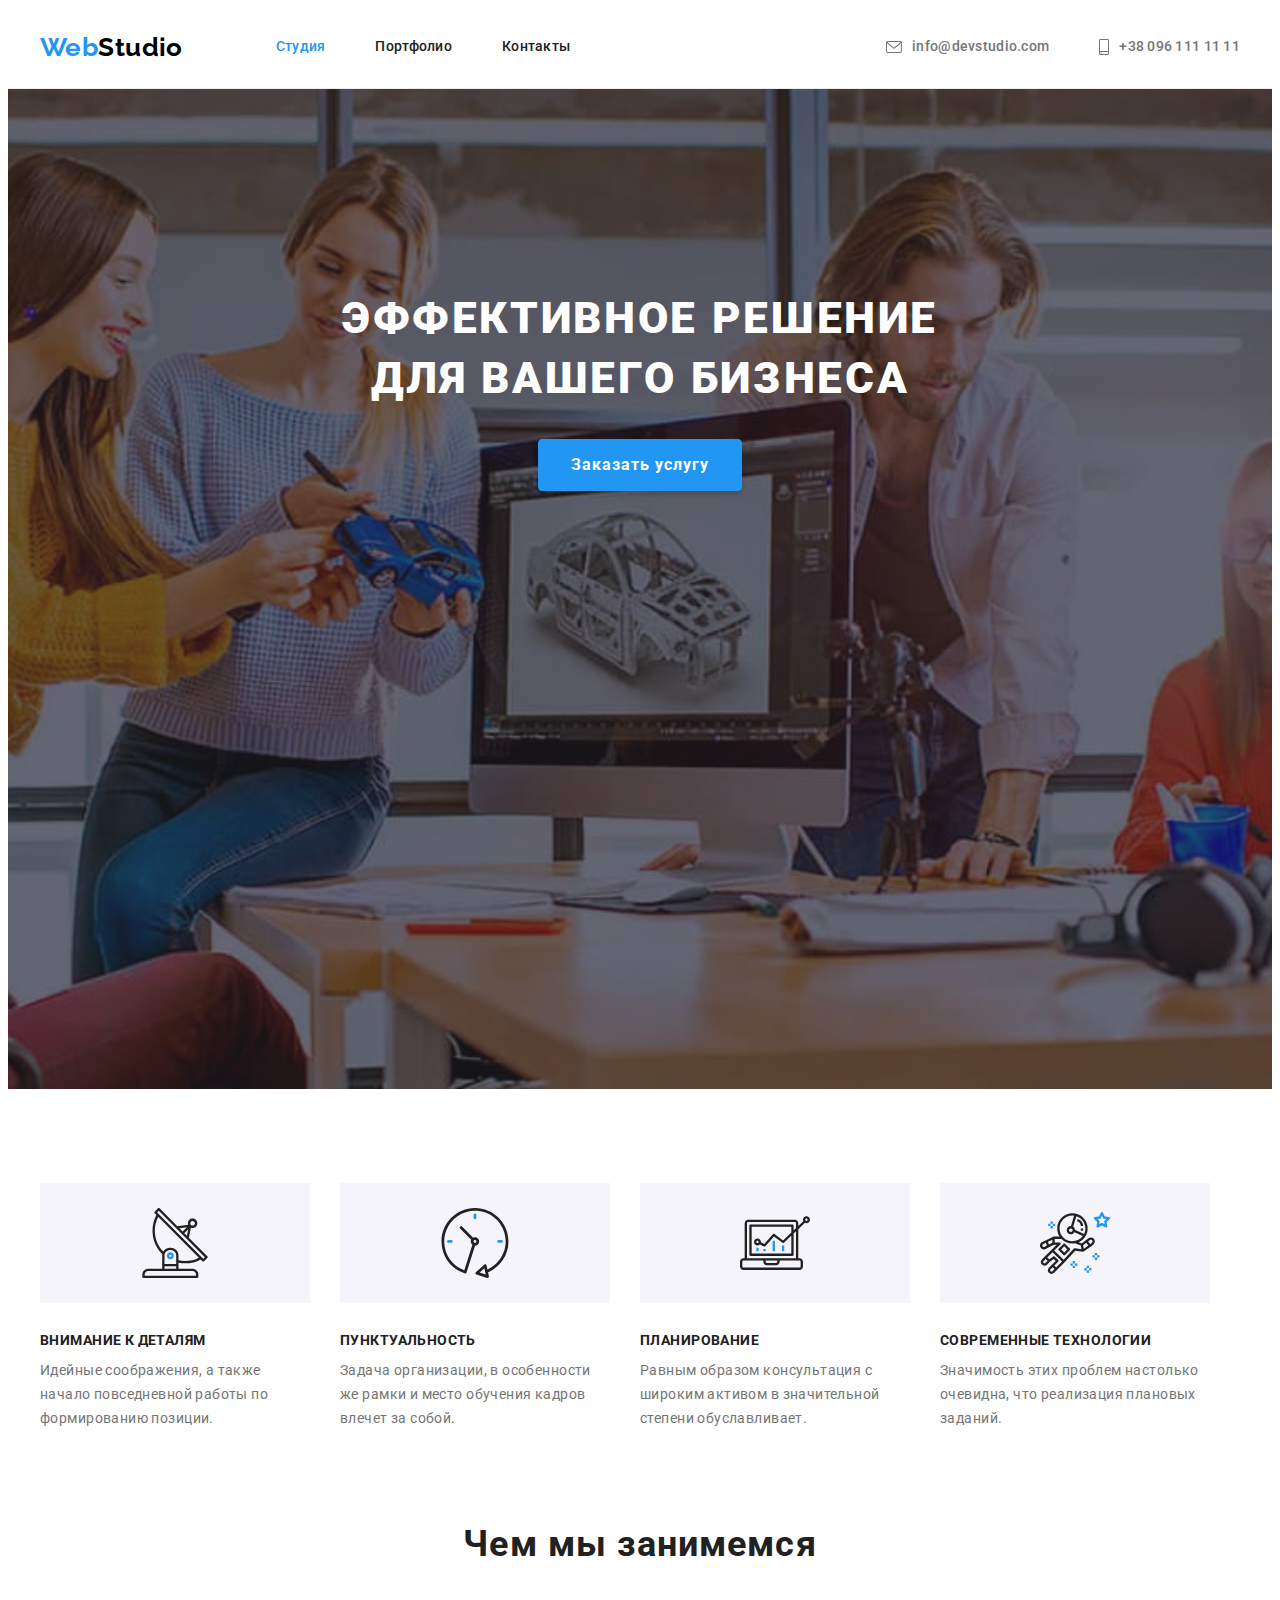
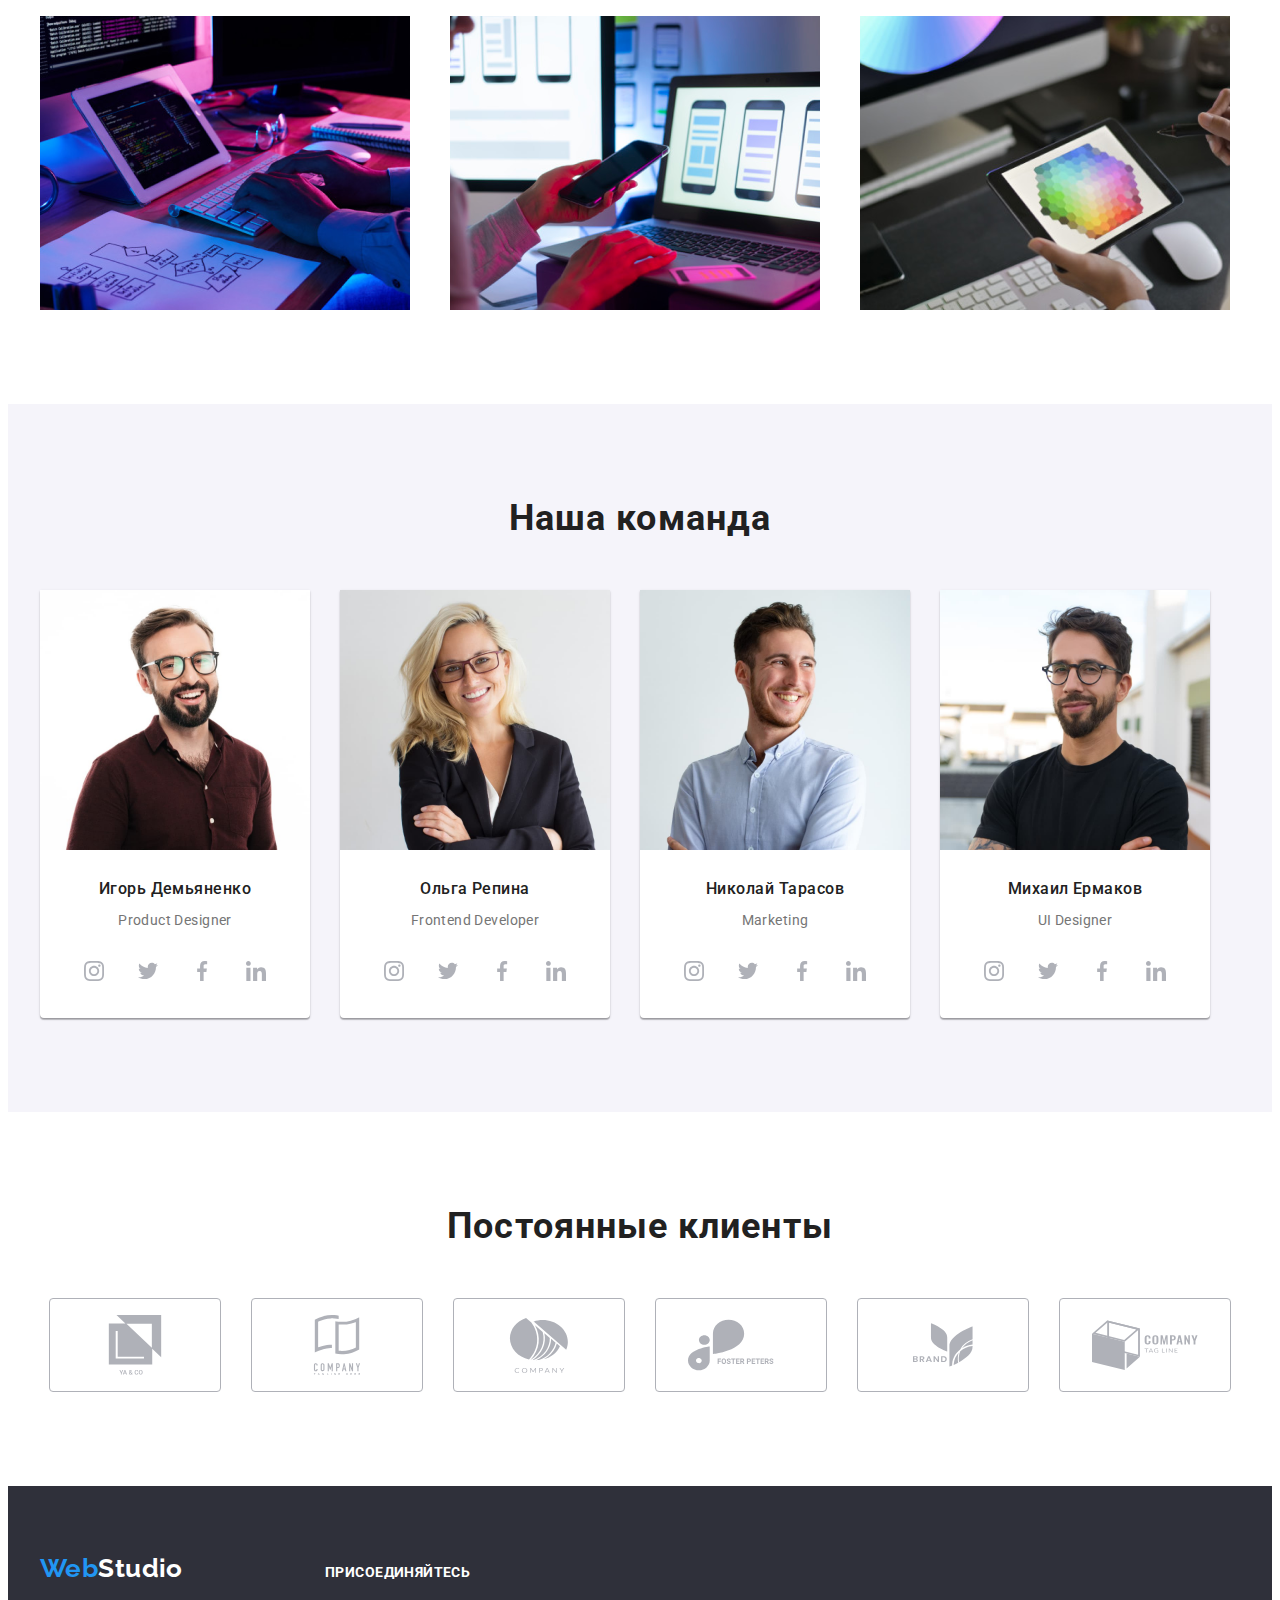
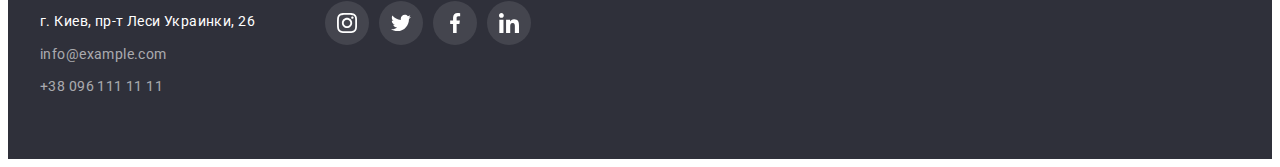
<file: index.html>
<!DOCTYPE html>
<html lang="ru">
<head>
    <link rel="stylesheet" href="https://cdnjs.cloudflare.com/ajax/libs/modern-normalize/1.1.0/modern-normalize.min.css"
        integrity="sha512-wpPYUAdjBVSE4KJnH1VR1HeZfpl1ub8YT/NKx4PuQ5NmX2tKuGu6U/JRp5y+Y8XG2tV+wKQpNHVUX03MfMFn9Q=="
        crossorigin="anonymous" referrerpolicy="no-referrer" />
    <meta charset="UTF-8">
    <meta http-equiv="X-UA-Compatible" content="IE=edge">
    <meta name="viewport" content="width=device-width, initial-scale=1.0">
    <title>WebStudio</title>
    <link rel="preconnect" href="https://fonts.googleapis.com">
    <link rel="preconnect" href="https://fonts.gstatic.com" crossorigin>
    <link href="https://fonts.googleapis.com/css2?family=Raleway:wght@700&family=Roboto:wght@400;500;700;900&display=swap"
        rel="stylesheet">
    <link rel="stylesheet" href="./css/styles.css" />
    
</head>
<body>
    <!--Шапка сайта-->
    <header class="header">
        
<nav class="header-container container">
    
    
<a class="logo" href="/">Web<span class="studio">Studio</span> </a>

<ul class=" site-nav list ">
    <li class="current"><a  href="">Студия </a></li>
    <li><a href="./porfolio.html">Портфолио</a></li>
    <li> <a href="">Контакты</a></li>
</ul>

<ul class="site-contact list">
    <li class="contact-items">  <a href="mailto:info@devstudio.com"> <svg class="icon-contact" width="16" height="12" > <use href="./images/icons.svg#icon-letter" ></use> </svg> info@devstudio.com</a> </li>
    <li class="contact-items">  <a href="tel:+380961111111"> <svg class="icon-contact" width="10px" height="16px" >
        <use href="./images/icons.svg#icon-phone"  ></use>
    </svg>+38 096 111 11 11</a></li>
</ul>

</nav>

    </header>

    <!--Герой-->
    <main>
    <section class="hero overlay">
                <h1 class="title-hero">Эффективное решение<br>для вашего бизнеса
        </h1>
        <Button class="btn-hero" type="button">Заказать услугу</Button>

    </section>

    <!--Особенности-->
    <section class="peculiarities-section" >
        <div class="container peculiarities ">
        <h2 class="none-title">Особенности</h2>
        <ul class="list peculiarities">
            <li class="peculiarities-content">
                <div class="icon-block">
                <svg class="peculiarities-icon"> <use href="./images/icons.svg#icon-antenna"> </use> </svg>
                </div>
                <h3 class="peculiarities-title">Внимание к деталям</h3>
                <p>Идейные соображения, а также<br> начало повседневной работы по<br> формированию позиции.</p>
            </li>

            <li class="peculiarities-content">
                <div class="icon-block"> <svg class="peculiarities-icon"> <use href="./images/icons.svg#icon-clock"> </use> </svg>  
                </div>
                <h3 class="peculiarities-title">Пунктуальность</h3>
                <P>Задача организации, в особенности<br> же рамки и место обучения кадров<br> влечет за собой.</P>
            </li>

            <li class="peculiarities-content">
                <div class="icon-block"> 
                    <svg class="peculiarities-icon"> <use href="./images/icons.svg#icon-diagram"> </use> 
                    </svg> 
                </div>
                <h3 class="peculiarities-title">Планирование</h3>
                <p>Равным образом консультация с<br> широким активом в значительной<br> степени обуславливает.</p>
            </li>

            <li class="peculiarities-content">
                <div class="icon-block"> 
                <svg class="peculiarities-icon"> <use href="./images/icons.svg#icon-astronaut" >  </use>  </svg>    
                </div>
                <h3 class="peculiarities-title">Современные технологии</h3>
                <p>Значимость этих проблем настолько<br> очевидна, что реализация плановых<br> заданий.</p>
            </li>
        </ul>
        </div>
    </section>

    <!--Чем мы занимаемся-->
    <section class="do-section">
        <div class="container do">
        <h2 class="we-do-title">Чем мы занимемся</h2>
        <ul class="list photo">
            <li class="photo-content">
                <img src="./images/img.png" alt="Набор текста на клавиатуре" width="370" >
            </li>
            <li class="photo-content">
                <img src="./images/box2.png" alt="Ноутбук и мобильный телефон в руках" width="370" >
            </li>
            <li class="photo-content">
                <img src="./images/box3.png" alt="Планшет" width="370" >
            </li>
        </ul>
        </div>
    </section>

    <!--Наша команда-->
    <section class="comand-section">
        <div class="container" > 
        
        <h2 class="comand-title">Наша команда</h2>
        <ul class="list comand">
            <li class="comand-content">
                <img src="./images/img(4).jpg" alt="Игорь Демьяненко" width="270">
                <h3 class="name-comand">Игорь Демьяненко</h3>
                <p lang="en" class="discription-comand">Product Designer</p>
                <ul class=" list social-list">
                    <li class="social-item" >
                        <a  class="social-link" href="">
                    <svg class="comand-icon"> <use href="./images/icons.svg#icon-instagram"></use> </svg>
                    </a>
                    </li>

                    <li class="social-item">
                        <a class="social-link" href="">
                        <svg class="comand-icon">
                            <use href="./images/icons.svg#icon-twitter"></use>
                        </svg>
                        </a>
                    </li>

                    <li class="social-item">
                        <a class="social-link" href="">
                        <svg class="comand-icon">
                            <use href="./images/icons.svg#icon-facebook"></use>
                        </svg></a>
                    </li>

                    <li class="social-item">
                        <a class="social-link" href="">
                        <svg class="comand-icon">
                            <use href="./images/icons.svg#icon-linkedin"></use>
                        </svg></a>
                    </li>
                </ul>
            </li>

            <li class="comand-content">
                <img src="./images/img(1)(1).jpg" alt="Ольга Репина" width="270">
                <h3 class="name-comand">Ольга Репина</h3>
                <p lang="en" class="discription-comand">Frontend Developer</p>
            <ul class=" list social-list">
                <li class="social-item">
                    <a class="social-link" href="">
                        <svg class="comand-icon">
                            <use href="./images/icons.svg#icon-instagram"></use>
                        </svg>
                    </a>
                </li>
            
                <li class="social-item">
                    <a class="social-link" href="">
                        <svg class="comand-icon">
                            <use href="./images/icons.svg#icon-twitter"></use>
                        </svg>
                    </a>
                </li>
            
                <li class="social-item">
                    <a class="social-link" href="">
                        <svg class="comand-icon">
                            <use href="./images/icons.svg#icon-facebook"></use>
                        </svg></a>
                </li>
            
                <li class="social-item">
                    <a class="social-link" href="">
                        <svg class="comand-icon">
                            <use href="./images/icons.svg#icon-linkedin"></use>
                        </svg></a>
                </li>
            </ul>
            </li>
            <li class="comand-content">
                <img src="./images/img(2)(1).jpg" alt="Николай Тарасов" width="270">
                <h3 class="name-comand">Николай Тарасов</h3>
                <p lang="en" class="discription-comand">Marketing</p>
            <ul class=" list social-list">
                <li class="social-item">
                    <a class="social-link" href="">
                        <svg class="comand-icon">
                            <use href="./images/icons.svg#icon-instagram"></use>
                        </svg>
                    </a>
                </li>
            
                <li class="social-item">
                    <a class="social-link" href="">
                        <svg class="comand-icon">
                            <use href="./images/icons.svg#icon-twitter"></use>
                        </svg>
                    </a>
                </li>
            
                <li class="social-item">
                    <a class="social-link" href="">
                        <svg class="comand-icon">
                            <use href="./images/icons.svg#icon-facebook"></use>
                        </svg></a>
                </li>
            
                <li class="social-item">
                    <a class="social-link" href="">
                        <svg class="comand-icon">
                            <use href="./images/icons.svg#icon-linkedin"></use>
                        </svg></a>
                </li>
            </ul>
            </li>
            <li class="comand-content">
                <img src="./images/img(3)(1).jpg" alt="Михаил Ермаков" width="270">
                <h3 class="name-comand">Михаил Ермаков</h3>
                <p lang="en" class="discription-comand">UI Designer</p>
                <ul class=" list social-list">
                    <li class="social-item">
                        <a class="social-link" href="">
                            <svg class="comand-icon">
                                <use href="./images/icons.svg#icon-instagram"></use>
                            </svg>
                        </a>
                    </li>
                
                    <li class="social-item">
                        <a class="social-link" href="">
                            <svg class="comand-icon">
                                <use href="./images/icons.svg#icon-twitter"></use>
                            </svg>
                        </a>
                    </li>
                
                    <li class="social-item">
                        <a class="social-link" href="">
                            <svg class="comand-icon">
                                <use href="./images/icons.svg#icon-facebook"></use>
                            </svg></a>
                    </li>
                
                    <li class="social-item">
                        <a class="social-link" href="">
                            <svg class="comand-icon">
                                <use href="./images/icons.svg#icon-linkedin"></use>
                            </svg></a>
                    </li>
                </ul>
            </li>
        </ul>
        
        </div>
        </section>
        
        <!--Наши клиенты-------------------------------------------------------------->


        <section class="clients">
            <div class="container">
<h2 class="cliets-title">Постоянные клиенты</h2>
<ul class="clients-block list">
    <li class="clients-content">
        <a class="link-clients" href="">
        <svg class="clients-icon"> <use href="./images/icons.svg#icon-group6"></use> </svg> </a>
    </li>
    <li class="clients-content">
        <a class="link-clients" href="">
        <svg class="clients-icon">
            <use href="./images/icons.svg#icon-group1"></use>
        </svg></a>
    </li>
    <li class="clients-content">
        <a class="link-clients" href="">
        <svg class="clients-icon">
            <use href="./images/icons.svg#icon-group2"></use>
        </svg></a>
    </li>
    <li class="clients-content">
        <a class="link-clients" href="">
        <svg class="clients-icon">
            <use href="./images/icons.svg#icon-group3"></use>
        </svg></a>
    </li>
    <li class="clients-content">
        <a class="link-clients" href="">
        <svg class="clients-icon">
            <use href="./images/icons.svg#icon-group4"></use>
        </svg></a>
    </li>
    <li class="clients-content">
        <a class="link-clients" href="">
        <svg  class="clients-icon">
            <use href="./images/icons.svg#icon-group5"></use>
        </svg> </a>
    </li>
</ul>
            </div>


        </section>
    </main>
    <!--Футер-->
    
    <footer class="footer-section">
             <div class="footer-block  container">
                 <div class="logo-address-block">
            <a class="logo footer" href="/">Web<span class="studio footer">Studio</span> </a>
            <address class="address">г. Киев, пр-т Леси Украинки, 26 <br>
            <a class="mail" href="mailto:info@devstudio.com">info@example.com </a><br>
            <a href="tel:+380961111111">+38 096 111 11 11</a>
            </address>
</div>
                  

        <div class="footer-social">
            <p class="join">присоединяйтесь</p>
            <ul class=" list social-list">
                <li class="social-item-footer ">
                    <a class="social-link-footer" href="">
                        <svg class="footer-icon">
                            <use href="./images/icons.svg#icon-instagram"></use>
                        </svg>
                    </a>
                </li>
        
                <li class="social-item-footer ">
                    <a class="social-link-footer" href="">
                        <svg class="footer-icon">
                            <use href="./images/icons.svg#icon-twitter"></use>
                        </svg>
                    </a>
                </li>
        
                <li class="social-item-footer">
                    <a class="social-link-footer" href="">
                        <svg class="footer-icon">
                            <use href="./images/icons.svg#icon-facebook"></use>
                        </svg></a>
                </li>
        
                <li class="social-item-footer">
                    <a class="social-link-footer" href="">
                        <svg class="footer-icon">
                            <use href="./images/icons.svg#icon-linkedin"></use>
                        </svg></a>
                </li>
            </ul>
        
        </div>
        </div>
    </footer>
   
</body>
</html>
</file>
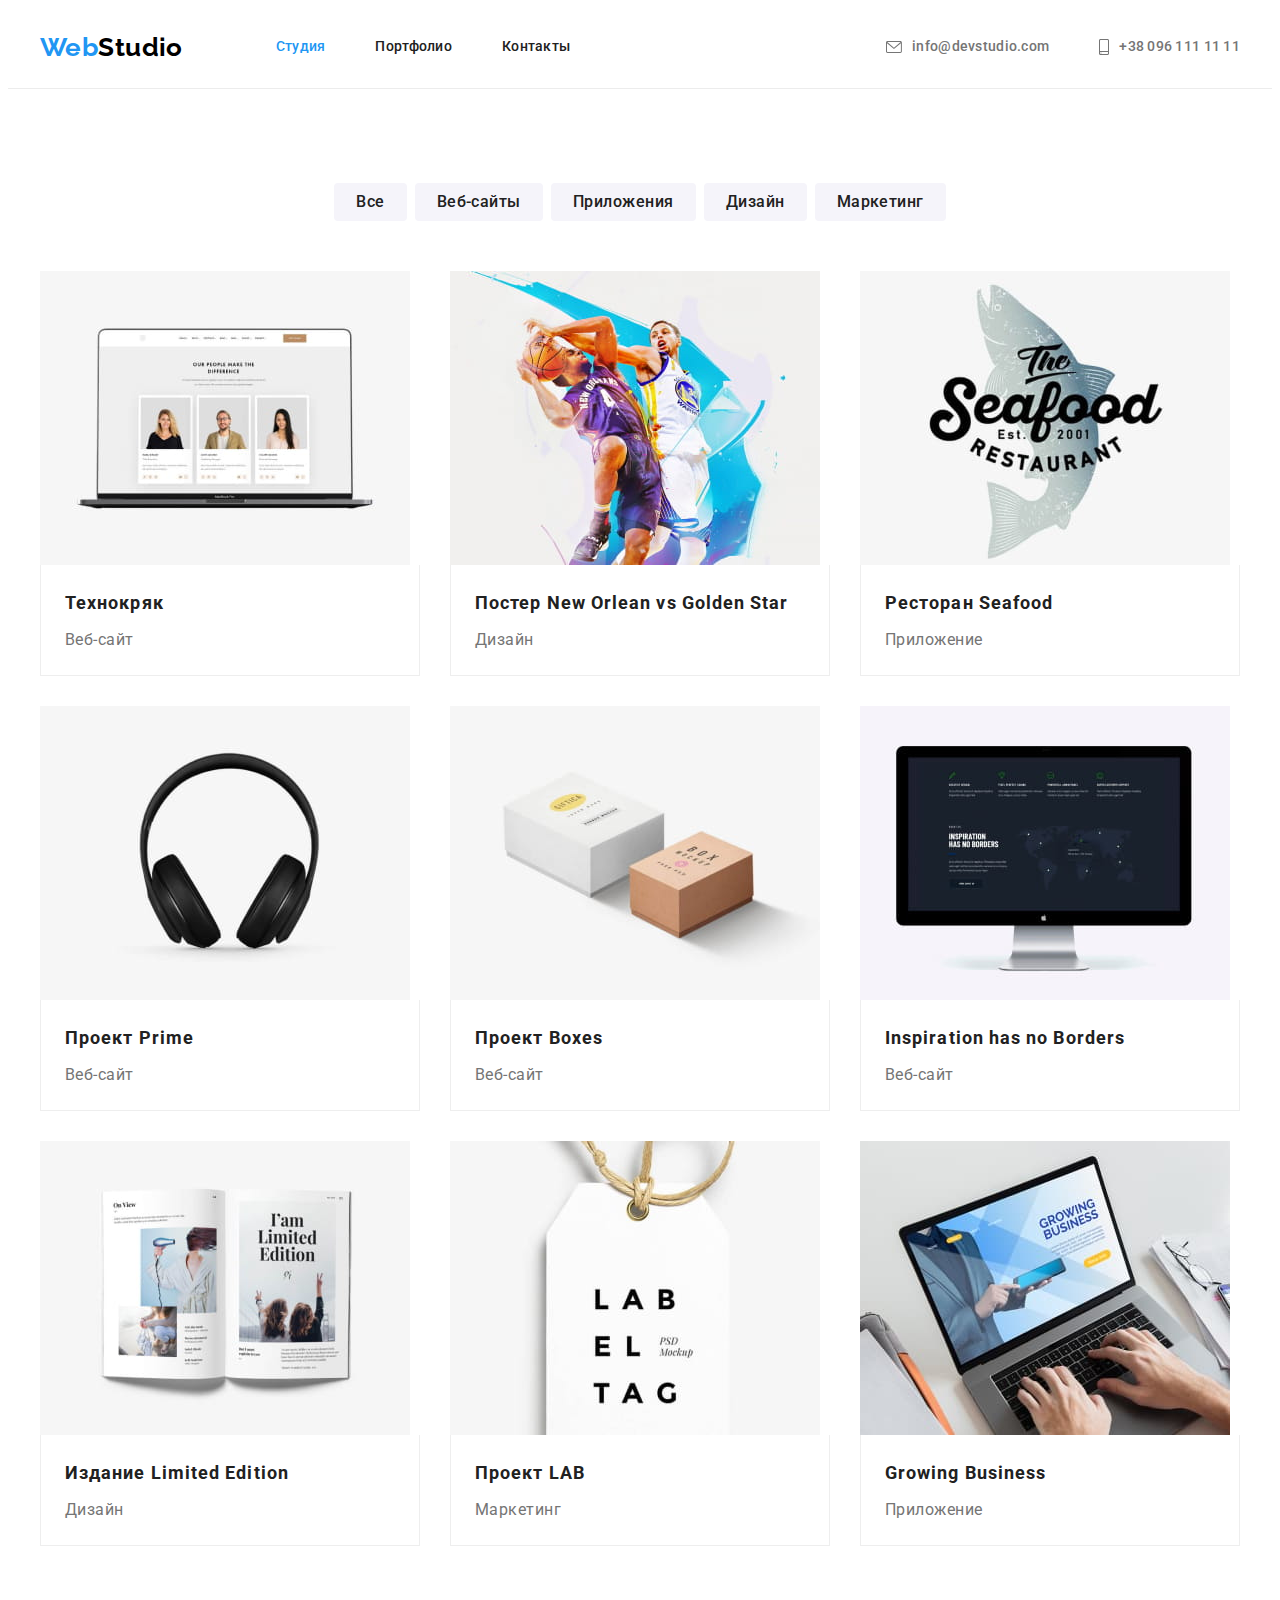
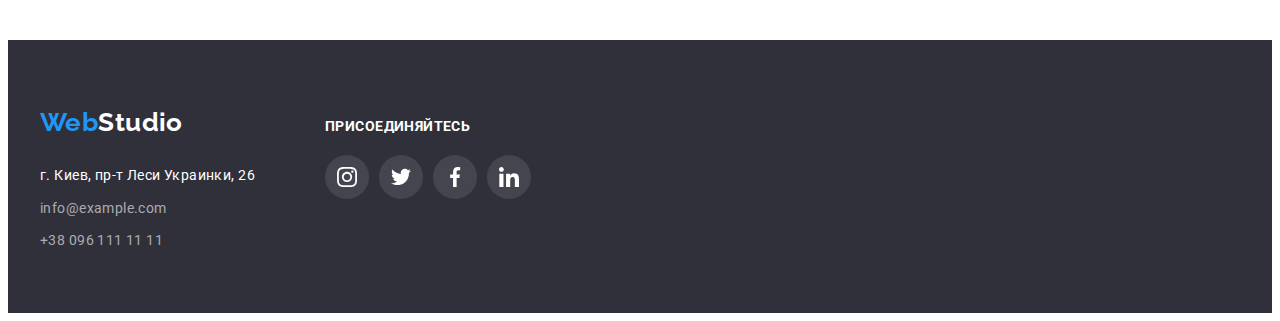
<file: porfolio.html>
<!DOCTYPE html>
<html lang="ru">

<head>
    <link rel="stylesheet" href="https://cdnjs.cloudflare.com/ajax/libs/modern-normalize/1.1.0/modern-normalize.min.css"
        integrity="sha512-wpPYUAdjBVSE4KJnH1VR1HeZfpl1ub8YT/NKx4PuQ5NmX2tKuGu6U/JRp5y+Y8XG2tV+wKQpNHVUX03MfMFn9Q=="
        crossorigin="anonymous" referrerpolicy="no-referrer" />
    <meta charset="UTF-8">
    <meta http-equiv="X-UA-Compatible" content="IE=edge">
    <meta name="viewport" content="width=device-width, initial-scale=1.0">
    <title>WebStudio</title>
    <link rel="preconnect" href="https://fonts.googleapis.com">
    <link rel="preconnect" href="https://fonts.gstatic.com" crossorigin>
    <link href="https://fonts.googleapis.com/css2?family=Raleway:wght@700&family=Roboto:wght@400;500;700;900&display=swap"
        rel="stylesheet">
    <link rel="stylesheet" href="./css/styles.css" />
   
</head>

<body>
    <!--Шапка сайта-->
    <header class="header">
    
        <nav class="header-container container">
    
    
            <a class="logo" href="/">Web<span class="studio">Studio</span> </a>
    
            <ul class=" site-nav list ">
                <li class="current"><a href="./index.html">Студия </a></li>
                <li><a href="./porfolio.html">Портфолио</a></li>
                <li> <a href="">Контакты</a></li>
            </ul>
    
            <ul class="site-contact list">
                <li class="contact-items"> <a href="mailto:info@devstudio.com"> <svg class="icon-contact" width="16"
                            height="12">
                            <use href="./images/icons.svg#icon-letter"></use>
                        </svg> info@devstudio.com</a> </li>
                <li class="contact-items"> <a href="tel:+380961111111"> <svg class="icon-contact" width="10" height="16">
                            <use href="./images/icons.svg#icon-phone"></use>
                        </svg>+38 096 111 11 11</a></li>
            </ul>
    
        </nav>
    
    </header>
    <main>
    
<section class="portfolio-section">
    <div class="container portfolio">
    <ul class="list btn">
        <li class="list-btn"> <button class="btn-portfolio" type="button">Все</button></li>
        <li class="list-btn"> <button class="btn-portfolio" type="button">Веб-сайты</button></li>
        <li class="list-btn"> <button class="btn-portfolio" type="button">Приложения</button></li>
        <li class="list-btn">  <button class="btn-portfolio" type="button">Дизайн</button></li>
        <li class="list-btn">  <button class="btn-portfolio" type="button">Маркетинг</button></li>
        
    </ul>




<h1 class="portfolio-title">Портфолио</h1>
<ul class="list portfolio">
<li class="portfolio-content"> 
<img src="./images/porfolio0.jpg" alt="Ноутбук" width="370">
<div class="content-block">
<h2 class="tittle-porfolio">Технокряк</h2>
<p class="text-portfolio">Веб-сайт</p>
</div>
</li>
 
<li class="portfolio-content"> 
    <img src="./images/portfolio1.jpg" alt="Постер" width="370">
    <div class="content-block">
    <h2 class="tittle-porfolio">Постер <span lang="en">New Orlean vs Golden Star </span> </h2>
    <p class="text-portfolio">Дизайн</p>
    </div>
</li>

<li class="portfolio-content">
        <img src="./images/portfolio2.jpg" alt="Логотип рыбного ресторана" width="370">
<div class="content-block">
    <h2 class="tittle-porfolio"> Ресторан <span lang="en">Seafood </span> </h2>
    <p class="text-portfolio">Приложение</p>
    </div>
</li>

<li class="portfolio-content">
    <img src="./images/portfolio3.jpg" alt="Наушнники" width="370">
<div class="content-block">
    <h2 class="tittle-porfolio">Проект <span lang="en"> Prime </span> </h2>
    <p class="text-portfolio">Веб-сайт</p>
    </div>
</li>
<li class="portfolio-content">
    <img src="./images/portfolio4.jpg" alt="Коробки" width="370">
    <div class="content-block">
    <h2 class="tittle-porfolio">Проект <span lang="en">Boxes</span></h2>
    <p class="text-portfolio">Веб-сайт</p>
    </div>
</li>


<li class="portfolio-content">
    <img src="./images/portfolio5.jpg" alt="Монитор" width="370">
    <div class="content-block">
    <h2 class="tittle-porfolio" lang="en">Inspiration has no Borders</h2>
    <p class="text-portfolio">Веб-сайт</p>
    </div>
</li>

<li class="portfolio-content">
    <img src="./images/porfolio6.jpg" alt="Журнал" width="370">
    <div class="content-block">
    <h2 class="tittle-porfolio">Издание <span lang="en">Limited Edition</span> </h2>
    <p class="text-portfolio">Дизайн</p>
    </div>
</li>

<li class="portfolio-content" >
    <img src="./images/porfolio7.jpg" alt="Эмблема" width="370">
    <div class="content-block">
    <h2 class="tittle-porfolio">Проект <span lang="en">LAB</span> </h2>
    <p class="text-portfolio">Маркетинг</p>
    </div>
</li>

<li class="portfolio-content" >
    <img src="./images/portfolio8.jpg" alt="Руки набирают текст на клавиатуре ноутбука" width="370">
    <div class="content-block">
    <h2  class="tittle-porfolio" lang="en">Growing Business </h2>
    <p class="text-portfolio">Приложение</p>
    </div>
</li>


</ul>
</div>

</section>
    </main>
    <!--Футер-->
<footer class="footer-section">
    <div class="footer-block  container">
        <div class="logo-address-block">
            <a class="logo footer" href="/">Web<span class="studio footer">Studio</span> </a>
            <address class="address">г. Киев, пр-т Леси Украинки, 26 <br>
                <a class="mail" href="mailto:info@devstudio.com">info@example.com </a><br>
                <a href="tel:+380961111111">+38 096 111 11 11</a>
            </address>
        </div>


        <div class="footer-social">
            <p class="join">присоединяйтесь</p>
            <ul class=" list social-list">
                <li class="social-item-footer ">
                    <a class="social-link-footer" href="">
                        <svg class="footer-icon">
                            <use href="./images/icons.svg#icon-instagram"></use>
                        </svg>
                    </a>
                </li>

                <li class="social-item-footer ">
                    <a class="social-link-footer" href="">
                        <svg class="footer-icon">
                            <use href="./images/icons.svg#icon-twitter"></use>
                        </svg>
                    </a>
                </li>

                <li class="social-item-footer">
                    <a class="social-link-footer" href="">
                        <svg class="footer-icon">
                            <use href="./images/icons.svg#icon-facebook"></use>
                        </svg></a>
                </li>

                <li class="social-item-footer">
                    <a class="social-link-footer" href="">
                        <svg class="footer-icon">
                            <use href="./images/icons.svg#icon-linkedin"></use>
                        </svg></a>
                </li>
            </ul>

        </div>
    </div>
</footer>
</body>

</html>
</file>
<file: css/styles.css>
/* Основной цвет текста #757575; */
/* Дополнительный цвет текста (заголовки) #212121; */
/* Фон героя и футера #2F303A; */
/* фон секции 1 и портфолио #E5E5E5; */
/* Фон секции2 #F5F4FA; */
/* цвет активный #2196F3 */

:root {
  --main-color-rext: #757575;
  --title-color-text: #212121;
  --action-color: #2196F3;
  --hero-footer-color:#2F303A;
}



p,
h1,
h2,
h3,
h4,
h5,
h6 {
    margin: 0;
}

ul {
    margin: 0;
    padding: 0;
}

body{
font-family: roboto; sans-serif;
font-style: normal;
font-weight: 400;
font-size: 14px;
line-height: 1.7;
letter-spacing: 0.03em;
background-color:white;
color: var(--main-color-rext);
}
/* -----------------------------------------------------------------------------------------------------------------------------------Студия */

/* -----------------------------------------------------------Логотип-------------------------------------------------------------- */
.logo {
  font-family: Raleway; sans-serif;
font-style: normal;
font-weight: 700;
font-size: 26px;
line-height: 1.19

letter-spacing: 0.03em;
color: var(--action-color);



}
.logo .studio {
  color: black;
}
a { text-decoration:none;}

.header {
  background-color: #FFFFFF;
  height: 80px;
  border-bottom: 1px solid #ECECEC;
;
}

 
img {
    display: block;
    max-width: 100%;
}



/* ----------------------------------навигация сайта------------------------------------------- */


.header-container {
  display:flex;
  align-items: center;
  
}



.site-nav{
  display: flex;
  align-items: center;
 
  margin-left: 93px;
}

.site-contact {
  display: flex;
  /* align-items: center; */
 
  margin-left: auto;
}
.site-contact li { 
  margin-right: 50px;
 
}
.site-contact li:last-child {margin-right: 0px;}

.container {
  width: 1200px;
    padding-left: 15px;
    padding-right: 15px;
    margin: 0 auto;
    /* border: 1px solid tomato */
    
}

.site-nav li {
  margin-right: 50px;
}

.site-nav li:last-child{ margin-right: 0px;}

.list {
  list-style: none;}

.site-nav a 
{
font-weight: 500;
font-size: 14px;
line-height: 1.14;
letter-spacing: 0.02em;
padding-top: 31px;
padding-bottom: 31px;
display: block;

color: var(--title-color-text);
}

.site-nav a:hover, .site-nav a:focus 
{ outline: none;
color: var(--action-color);
}

.site-contact a {
font-weight: 500;
font-size: 14px;
line-height: 1.14;
letter-spacing: 0.02em;
display: flex;
align-items: center;
justify-content: center;
color: var(--main-color-rext);

}
.site-contact a:hover, 
.site-contact a:focus 
{ outline: none;
color: var(--action-color);
}

.current a {
  color: var(--action-color);
}

.icon-contact {
  margin-right: 10px;
  fill: #757575;
  
}

/* .contact-items {
  display: flex;
  align-items: center;
  justify-content: center;
} */


.contact-items:hover .icon-contact,
.site-contact a:focus .icon-contact
 {
  fill: var(--action-color);
}

/* ----------------------------------------------герой--------------------------------------------------------- */
.title-hero {

font-weight: 900;
font-size: 44px;
line-height: 1.36;
text-align: center;
letter-spacing: 0.06em;
text-transform: uppercase;
/* padding-top: 200px; */
margin-bottom: 30px;

color: #FFFFFF;
}

.hero { 
  background-color:#C4C4C4;
  text-align: center;
padding-top: 200px;
padding-bottom: 200px;
/* height: 600px; */
/* margin-bottom: 94px; */


}

.overlay {
  max-width: 1600px;
  height: 600px;
  margin-left: auto;
  margin-right: auto;
  background-image: linear-gradient(
  rgba(47, 48, 58, 0.4),rgba(47, 48, 58, 0.4)

),

url(../images/imghero.jpg);
background-position: center;
background-size: cover;
}

.btn-hero {
font-family: Roboto;
font-style: inherit;
font-weight: 700;
font-size: 16px;
line-height: 1.87;
padding: 10px 32px;
border: 1px solid var(--action-color);

border-radius: 4px;
text-align: center;
letter-spacing: 0.06em;
box-shadow: 0px 4px 4px rgba(0, 0, 0, 0.15);
color: #FFFFFF;

background: var(--action-color);
}

/* ---------------------особенности--------------- */




.none-title{
  display: none;
}
.peculiarities-title {
font-weight: 700;
font-size: 14px;
line-height: 1.14;
letter-spacing: 0.03em;
text-transform: uppercase;
margin-bottom: 10px;

color: var(--title-color-text);
}


.peculiarities-icon{
  width: 70px;
  height: 70px;
  }

.icon-block{
  
 display: flex;
  justify-content: center;
   align-items: center;
  height: 120px;
  margin-bottom: 30px;
  background-color: #F5F4FA;
}


.list.peculiarities{
  display: flex;
  /* padding-bottom: 94px ;
  padding-top: 94px; */
}
/* .container.peculiarities{
padding-bottom: 94px ;
padding-top: 94px;
} */

.peculiarities-section{
padding-bottom: 94px ;
padding-top: 94px;
}

.peculiarities-content {
  width: 270px;
  margin-right: 30px;
 
}

.peculiarities-content:last-child {margin-right: 0px;}


/* ---------------Чем мы занимаемся-------------------- */



.we-do-title {
font-weight:700;
font-size: 36px;
line-height: 1.16;
text-align: center;
letter-spacing: 0.03em;
margin-bottom: 50px;
color: var(--title-color-text);

}

.list.photo {
  display: flex;
  margin-right: -30px;
}

.do-section{
padding-bottom: 94px;
}
.photo-content{
margin-right: 30px;
flex-basis: calc(100% / 3 - 30px);
}

/* .photo-content:last-child {margin-right: 0px;} */

/* --------------------Наша комманда------------------------ */

.comand-section {
  background-color: #F5F4FA;
  padding-top: 94px;
padding-bottom: 94px;
}

.list.comand {
display: flex;


}


.comand-content {

  margin-right: 30px;
  width: 270px;
/* height: 368px; */
height: 428px;
left: 215px;
background: #FFFFFF;
box-shadow: 0px 1px 3px rgba(0, 0, 0, 0.12), 0px 1px 1px rgba(0, 0, 0, 0.14), 0px 2px 1px rgba(0, 0, 0, 0.2);
border-radius: 0px 0px 4px 4px;

}
.comand-content:last-child{margin-right: 0px;}



.comand-title{
font-weight:700;
font-size: 36px;
line-height: 1.16;
text-align: center;
letter-spacing: 0.03em;

margin-bottom: 50px;
color: var(--title-color-text);

}

.name-comand{
font-weight: 500;
font-size: 16px;
line-height: 1.18;
text-align: center;
letter-spacing: 0.03em;
color: var(--title-color-text);
padding-top: 30px;
padding-bottom: 10px;
}

.discription-comand{
text-align: center;
margin-bottom: 16px;

}

.social-list{
  display: flex;
  justify-content: center;
  
}

.comand-icon{
  height: 20px;
  width: 20px;
   fill: #AFB1B8; 
}

.social-item {
  width: 44px;
  height: 44px;
margin-right: 10px;
}

.social-item:last-child {margin-right: 0px;}

.social-link {
  width: 100%;
  height: 100%;
  
  
  border-radius: 50%;
  display: flex;
  align-items: center;
  justify-content: center;
}

.social-link:hover, .social-link:focus {
  background-color: var(--action-color);
}

.social-link:hover .comand-icon,  
.social-link:focus .comand-icon {
  fill: white;
  
}

/*-----------наши клиенты----------*/
.clients {
  padding-top: 94px;
  padding-bottom: 94px;
}

.cliets-title{
  font-family: Roboto;
font-style: normal;
font-weight: bold;
font-size: 36px;
line-height: 1.16;
text-align: center;
letter-spacing: 0.03em;

color: var(--title-color-text);
margin-bottom: 50px;

}


.clients-icon {
  width: 106px;
  height: 60px; 
  fill: #AFB1B8;


}

  .link-clients:hover .clients-icon, 
.link-clients:focus .clients-icon {
  fill: var(--action-color);
}  

/* .clients-content:focus,
.clients-content:hover {
  border-color: var(--action-color);
}  */

.clients-content:focus .link-clients,
.clients-content:hover .link-clients{
  fill: var(--action-color);
   border-color: var(--action-color);
}




.clients-block {
  display: flex;
  align-items: center;
  justify-content: center;
}

 .clients-content {
  /* height: 92px;
  width: 170px;
  border: 1px solid #AFB1B8;
  border-radius: 4px;
  display: flex;
  align-items: center;
  justify-content: center; */
  margin-right: 30px;
}
.clients-content:last-child {margin-right: 0px;} 


 .link-clients {
  height: 92px;
  width: 170px;
  border: 1px solid #AFB1B8;
  border-radius: 4px;
  display: flex;
  align-items: center;
  justify-content: center;
  margin-right: 30px;
}
.link-clients:last-child {margin-right: 0px;} 


/* ---------------Футер ------------------------*/


.studio.footer {
  color: #FFFFFF;
}

.address {
  margin-top: 20px;
  
}
.footer-section {
  background-color: var(--hero-footer-color);
    padding-top: 60px;
  padding-bottom: 60px;
}

.footer-block {
  display: flex;
  align-items: baseline;
}

.join {
  font-family: Roboto;
font-style: normal;
font-weight: 700;
font-size: 14px;
line-height: 1.14;
letter-spacing: 0.03em;
text-transform: uppercase;
margin-bottom: 20px;
color: #FFFFFF;

}

.footer-icon {
  width: 20px;
  height: 20px;
  fill: white;
}

.social-item-footer{
  width: 44px;
  height: 44px;
  margin-right: 10px;
}

.social-link-footer {
  width: 100%;
  height: 100%;
  
  background-color: rgba(255, 255, 255, 0.1);
  border-radius: 50px;
display: flex;
align-items: center;
justify-content: center;
}

.social-link-footer:hover,
.social-link-footer:focus {
  background-color: var(--action-color);
}

.footer-social {
  margin-left: 70px;
  
}


.address a {

font-style: inherit;
color: rgba(255, 255, 255, 0.6);

}


 .address {
font-style: normal;
color: #FFFFFF;
 }
  
 .address a:hover, .address a:focus {
   color: var(--action-color);
 }


.container .address .mail {
  display:inline-block;
  margin-top: 9px;
  margin-bottom: 9px;
}


 /* ----------------------------------------------------------------------------------------------------------------------------Портфолио */
.portfolio-title {

  display: none;
}

.portfolio-section {
  padding-top: 94px;
  padding-bottom: 94px;
}

 /* Фильтр конпки */

.btn-portfolio {
font-family: Roboto; sans-serif;
font-style: inherit;
font-weight: 500;
font-size: 16px;
line-height: 1.62;
border-radius: 4px;
border: 0px solid #F5F4FA ;
text-align: center;
letter-spacing: 0.03em;
color: var(--title-color-text);
background-color:  #F5F4FA;
 padding: 6px 22px
 
 }




.list-btn {
  margin-right: 8px;
 
}

.list.btn {
  margin-bottom: 50px;
}
 .list-btn:last-child{
   margin-right: 0px;
 }


.btn-portfolio:hover, .btn-portfolio:focus { outline: none;
  color: #FFFFFF;
  background-color: var(--action-color);
  box-shadow: 0px 4px 4px rgba(0, 0, 0, 0.25), 0px 3px 1px rgba(0, 0, 0, 0.1), 0px 1px 2px rgba(0, 0, 0, 0.08);
}

.content-block {
  padding: 20px 24px;
  border-bottom: 1px solid #EEEEEE;
  border-left: 1px solid #EEEEEE;
  border-right: 1px solid #EEEEEE;
}

.tittle-porfolio {
font-weight: 700;
font-size: 18px;
line-height: 2;
letter-spacing: 0.06em;
color: var(--title-color-text);
margin-bottom: 4px;
}

.text-portfolio {
font-size: 16px;
line-height: 1.87;
letter-spacing: 0.03em;

}

.list.portfolio {
  display: flex;
  flex-wrap: wrap;
  margin-right: -30px;
  
  margin-bottom: -30px;
  
}

.list.btn {
  display: flex;
  justify-content:center
}

.portfolio-content {
  margin-right: 30px;
  margin-bottom: 30px;
  flex-basis: calc(100% / 3 - 30px);
 
}

.portfolio-content:hover {
  box-shadow: 0px 1px 1px rgba(0, 0, 0, 0.12), 0px 4px 4px rgba(0, 0, 0, 0.06), 1px 4px 6px rgba(0, 0, 0, 0.16);
}
</file>
